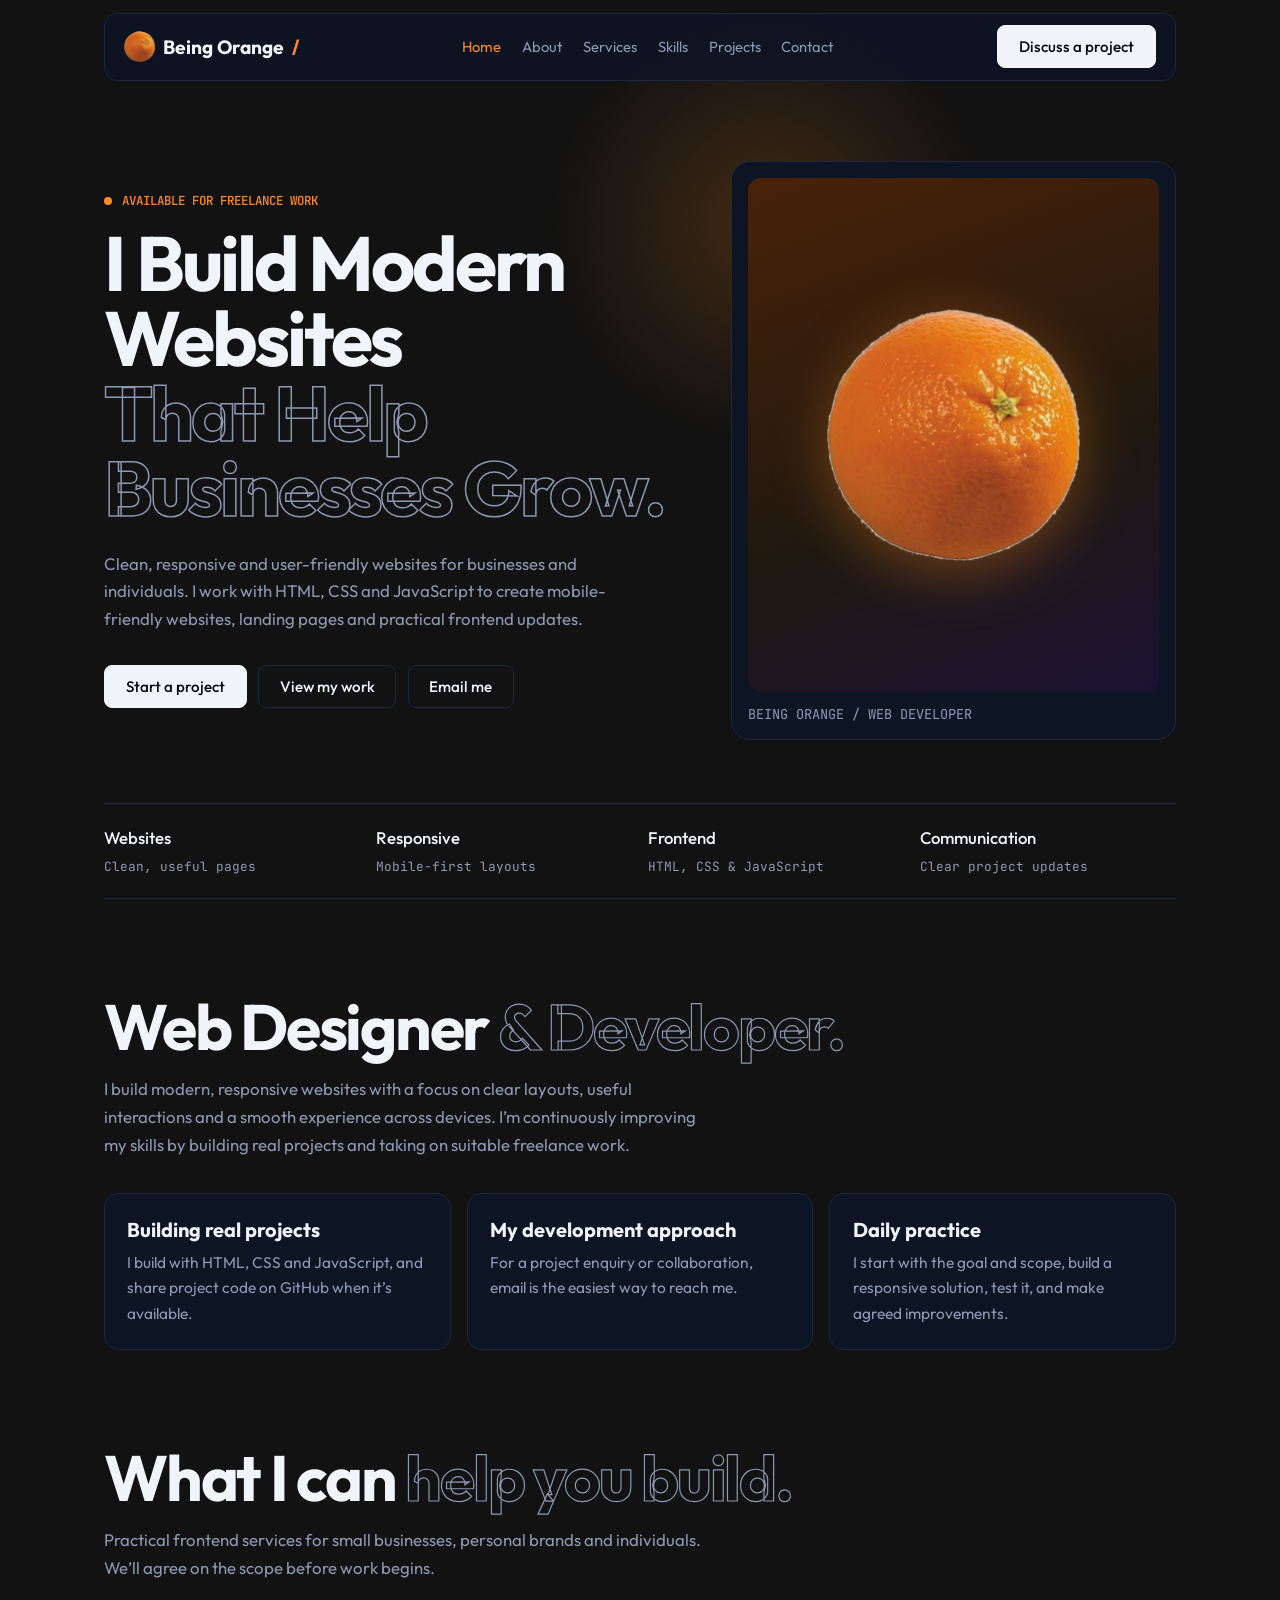
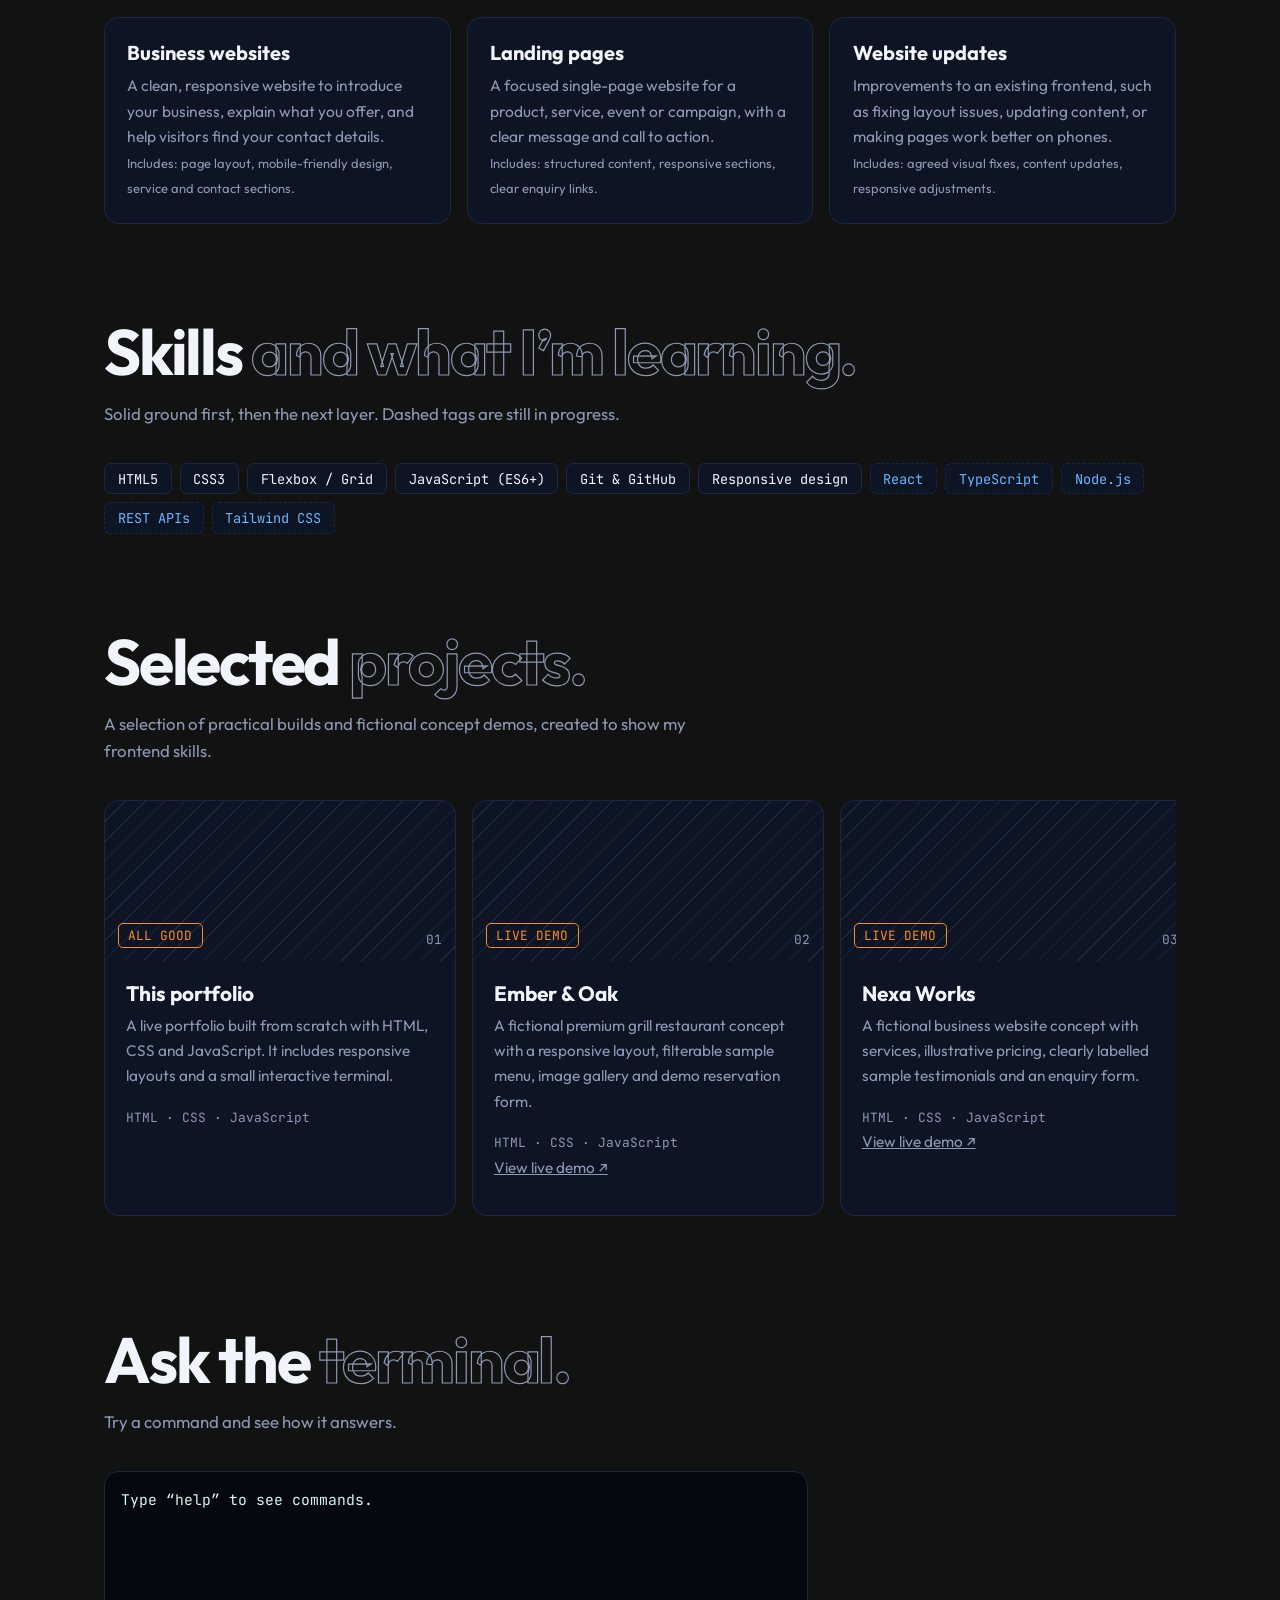
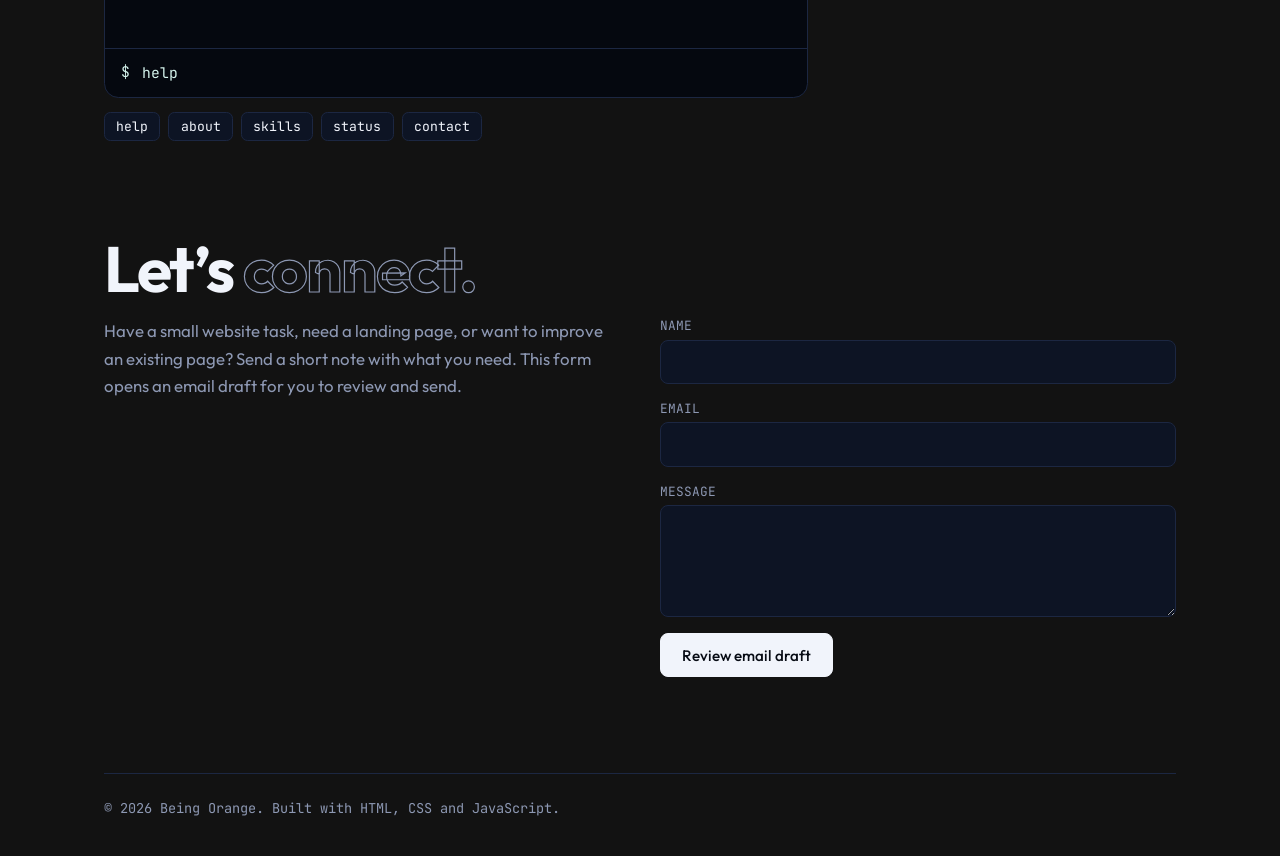
<file: index.html>
<!DOCTYPE html>
<html lang="en">
<head>
<meta charset="utf-8">
<meta name="viewport" content="width=device-width, initial-scale=1, viewport-fit=cover">
<link rel="icon" href="logo.png" type="image/png">
<title>Being Orange – Web Developer</title>
<link href="https://fonts.googleapis.com/css2?family=Outfit:wght@400;500;700&family=JetBrains+Mono:wght@400;500&display=swap" rel="stylesheet">
<link rel="stylesheet" href="style.css">
</head>
<body>
<div class="wrap">
<header class="nav"><a class="logo" href="#home"><img src="logo.png" alt="" width="30" height="30">Being Orange <i>/</i></a>
<button class="menu-toggle" type="button" aria-label="Open navigation" aria-expanded="false" aria-controls="primary-navigation"><span></span><span></span><span></span></button>
<ul id="primary-navigation"><li><a href="#home">Home</a></li><li><a href="#about">About</a></li><li><a href="#services">Services</a></li><li><a href="#skills">Skills</a></li><li><a href="#projects">Projects</a></li><li><a href="#contact">Contact</a></li></ul>
<a class="btn solid" href="#contact">Discuss a project</a></header>

<main id="home">
<div class="hero">
<div>
<p class="status">AVAILABLE FOR FREELANCE WORK</p>
<h1>I Build Modern Websites <span>That Help Businesses Grow.</span></h1>
<p class="lead">Clean, responsive and user-friendly websites for businesses and individuals. I work with HTML, CSS and JavaScript to create mobile-friendly websites, landing pages and practical frontend updates.</p>
<div class="row"><a class="btn solid" href="#contact">Start a project</a><a class="btn" href="#projects">View my work</a><a class="btn" href="mailto:wczaraw@gmail.com">Email me</a></div>
</div>
<aside class="card-id" aria-label="Profile card"><div class="shot"><img src="logo.png" alt="Being Orange logo"></div><p>BEING ORANGE / WEB DEVELOPER</p></aside>
</div>
<div class="pillars"><div><b>Websites</b><span>Clean, useful pages</span></div><div><b>Responsive</b><span>Mobile-first layouts</span></div><div><b>Frontend</b><span>HTML, CSS &amp; JavaScript</span></div><div><b>Communication</b><span>Clear project updates</span></div></div>

<section id="about">
<h2>Web Designer <span>&amp; Developer.</span></h2>
<p class="sub">I build modern, responsive websites with a focus on clear layouts, useful interactions and a smooth experience across devices. I’m continuously improving my skills by building real projects and taking on suitable freelance work.</p>
<div class="cards">
<div class="card"><h3>Building real projects</h3><p>I build with HTML, CSS and JavaScript, and share project code on GitHub when it’s available.</p></div>
<div class="card"><h3>My development approach</h3><p>For a project enquiry or collaboration, email is the easiest way to reach me.</p></div>
<div class="card"><h3>Daily practice</h3><p>I start with the goal and scope, build a responsive solution, test it, and make agreed improvements.</p></div>
</div>
</section>

<section id="services">
<h2>What I can <span>help you build.</span></h2>
<p class="sub">Practical frontend services for small businesses, personal brands and individuals. We’ll agree on the scope before work begins.</p>
<div class="cards">
<div class="card"><h3>Business websites</h3><p>A clean, responsive website to introduce your business, explain what you offer, and help visitors find your contact details.</p><p><small>Includes: page layout, mobile-friendly design, service and contact sections.</small></p></div>
<div class="card"><h3>Landing pages</h3><p>A focused single-page website for a product, service, event or campaign, with a clear message and call to action.</p><p><small>Includes: structured content, responsive sections, clear enquiry links.</small></p></div>
<div class="card"><h3>Website updates</h3><p>Improvements to an existing frontend, such as fixing layout issues, updating content, or making pages work better on phones.</p><p><small>Includes: agreed visual fixes, content updates, responsive adjustments.</small></p></div>
</div>
</section>

<section id="skills">
<h2>Skills <span>and what I’m learning.</span></h2>
<p class="sub">Solid ground first, then the next layer. Dashed tags are still in progress.</p>
<div class="tags"><span>HTML5</span><span>CSS3</span><span>Flexbox / Grid</span><span>JavaScript (ES6+)</span><span>Git &amp; GitHub</span><span>Responsive design</span><span class="l">React</span><span class="l">TypeScript</span><span class="l">Node.js</span><span class="l">REST APIs</span><span class="l">Tailwind CSS</span></div>
</section>

<section id="projects">
<h2>Selected <span>projects.</span></h2>
<p class="sub">A selection of practical builds and fictional concept demos, created to show my frontend skills.</p>
<div class="scroller">
<article class="proj"><div class="pv"><span class="chip">ALL GOOD</span><span>01</span></div><div class="pb"><h3>This portfolio</h3><p>A live portfolio built from scratch with HTML, CSS and JavaScript. It includes responsive layouts and a small interactive terminal.</p><small>HTML · CSS · JavaScript</small></div></article>
<article class="proj"><div class="pv"><span class="chip">LIVE DEMO</span><span>02</span></div><div class="pb"><h3>Ember &amp; Oak</h3><p>A fictional premium grill restaurant concept with a responsive layout, filterable sample menu, image gallery and demo reservation form.</p><small>HTML · CSS · JavaScript</small><p><a href="ember-and-oak/index.html" target="_blank" rel="noopener">View live demo ↗</a></p></div></article>
<article class="proj"><div class="pv"><span class="chip">LIVE DEMO</span><span>03</span></div><div class="pb"><h3>Nexa Works</h3><p>A fictional business website concept with services, illustrative pricing, clearly labelled sample testimonials and an enquiry form.</p><small>HTML · CSS · JavaScript</small><p><a href="business-website/index.html" target="_blank" rel="noopener">View live demo ↗</a></p></div></article>
<article class="proj"><div class="pv"><span class="chip">LIVE DEMO</span><span>04</span></div><div class="pb"><h3>NEXTECH</h3><p>A fictional mobile phone and accessories storefront with product search, filters, sorting, product details, a working demo cart and simulated checkout.</p><small>HTML · CSS · JavaScript</small><p><a href="nextech/index.html" target="_blank" rel="noopener">View live demo ↗</a></p></div></article>
</div>
</section>

<section id="terminal">
<h2>Ask the <span>terminal.</span></h2>
<p class="sub">Try a command and see how it answers.</p>
<div class="term"><div class="bar">visitor@portfolio ~ </div><div id="out" aria-live="polite">Type “help” to see commands.</div>
<form id="tf"><span aria-hidden="true">$</span><input id="ti" aria-label="Terminal command" autocomplete="off" spellcheck="false"></form></div>
<div class="hints"><button type="button">help</button><button type="button">about</button><button type="button">skills</button><button type="button">status</button><button type="button">contact</button></div>
</section>

<section id="contact">
<h2>Let’s <span>connect.</span></h2>
<div class="contact">
<p class="sub">Have a small website task, need a landing page, or want to improve an existing page? Send a short note with what you need. This form opens an email draft for you to review and send.</p>
<form id="cf">
<label>NAME<input class="f" id="n" required></label>
<label>EMAIL<input class="f" id="e" type="email" required></label>
<label>MESSAGE<textarea id="m" required></textarea></label>
<button class="btn solid" type="submit">Review email draft</button>
</form>
</div>
</section>

<footer><span>© 2026 Being Orange. Built with HTML, CSS and JavaScript.</span></footer>
</main>
</div>
<script src="script.js"></script>
</body>
</html>
</file>
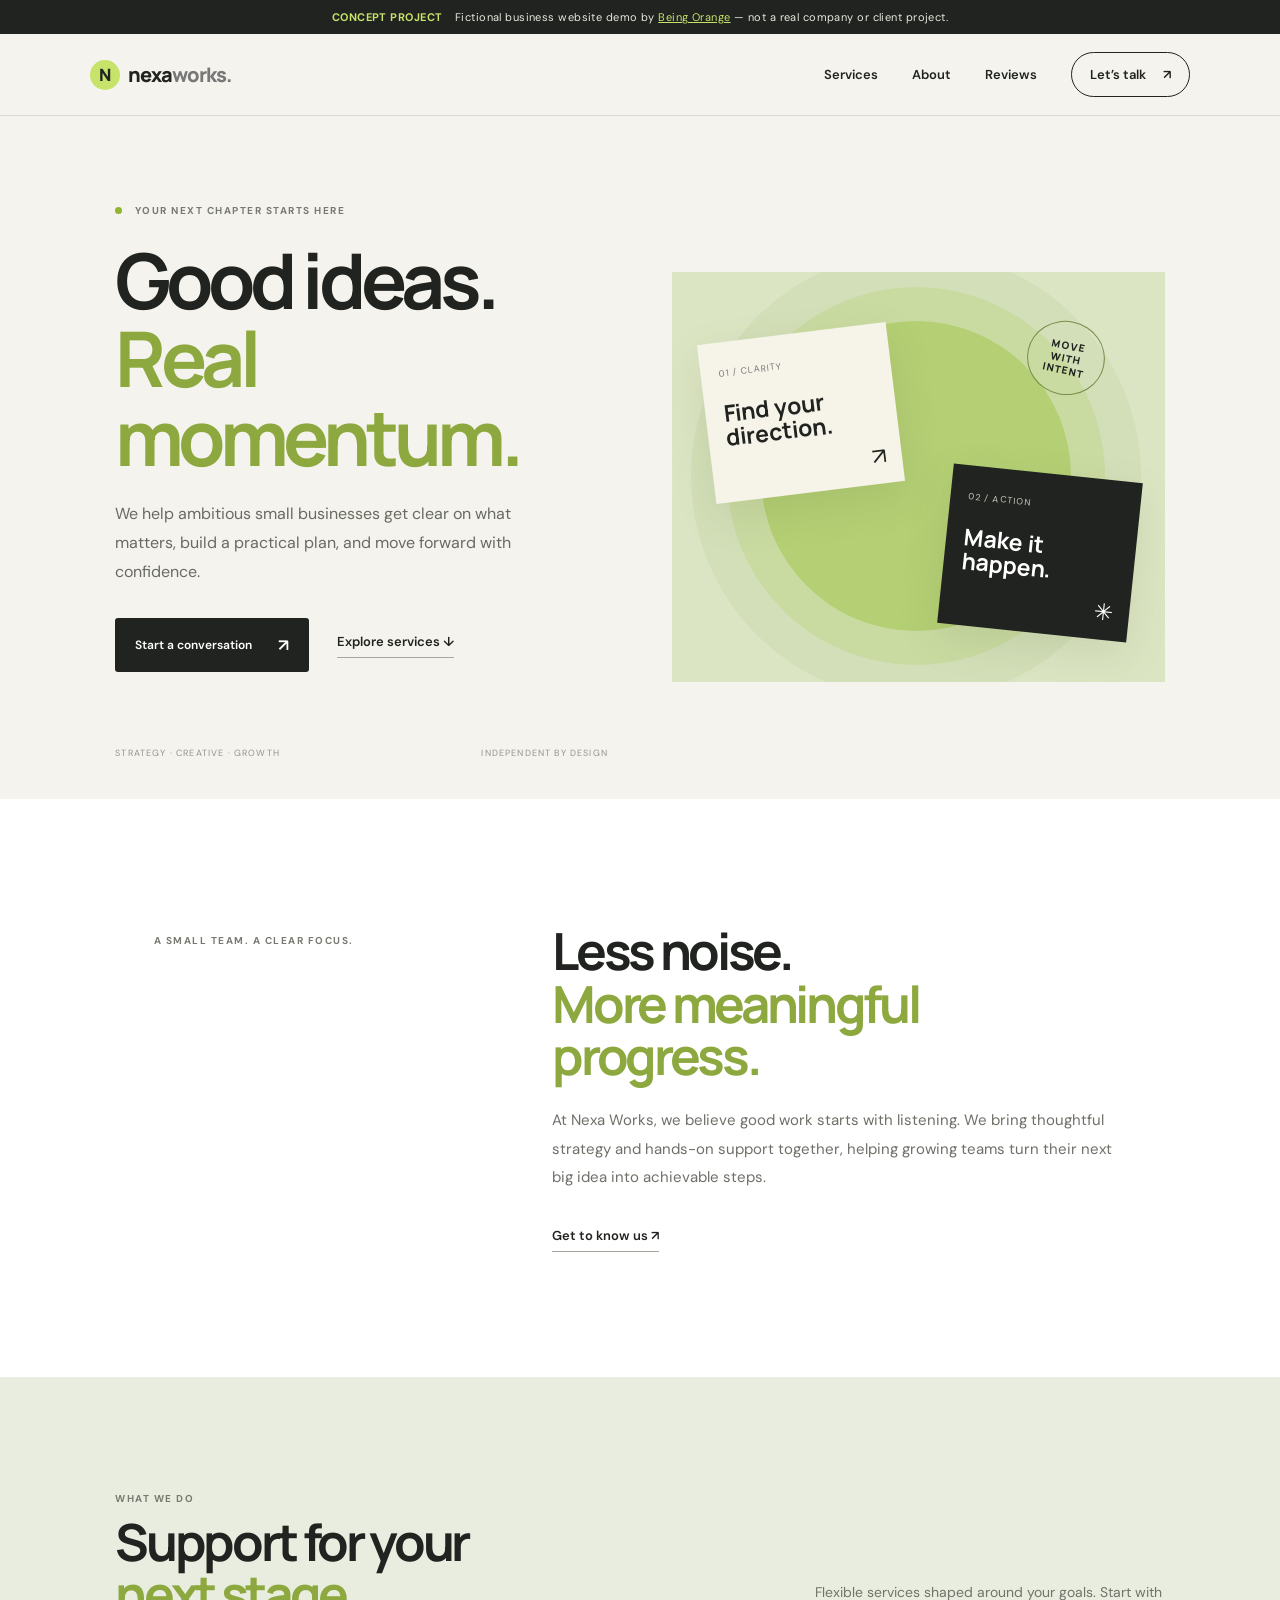
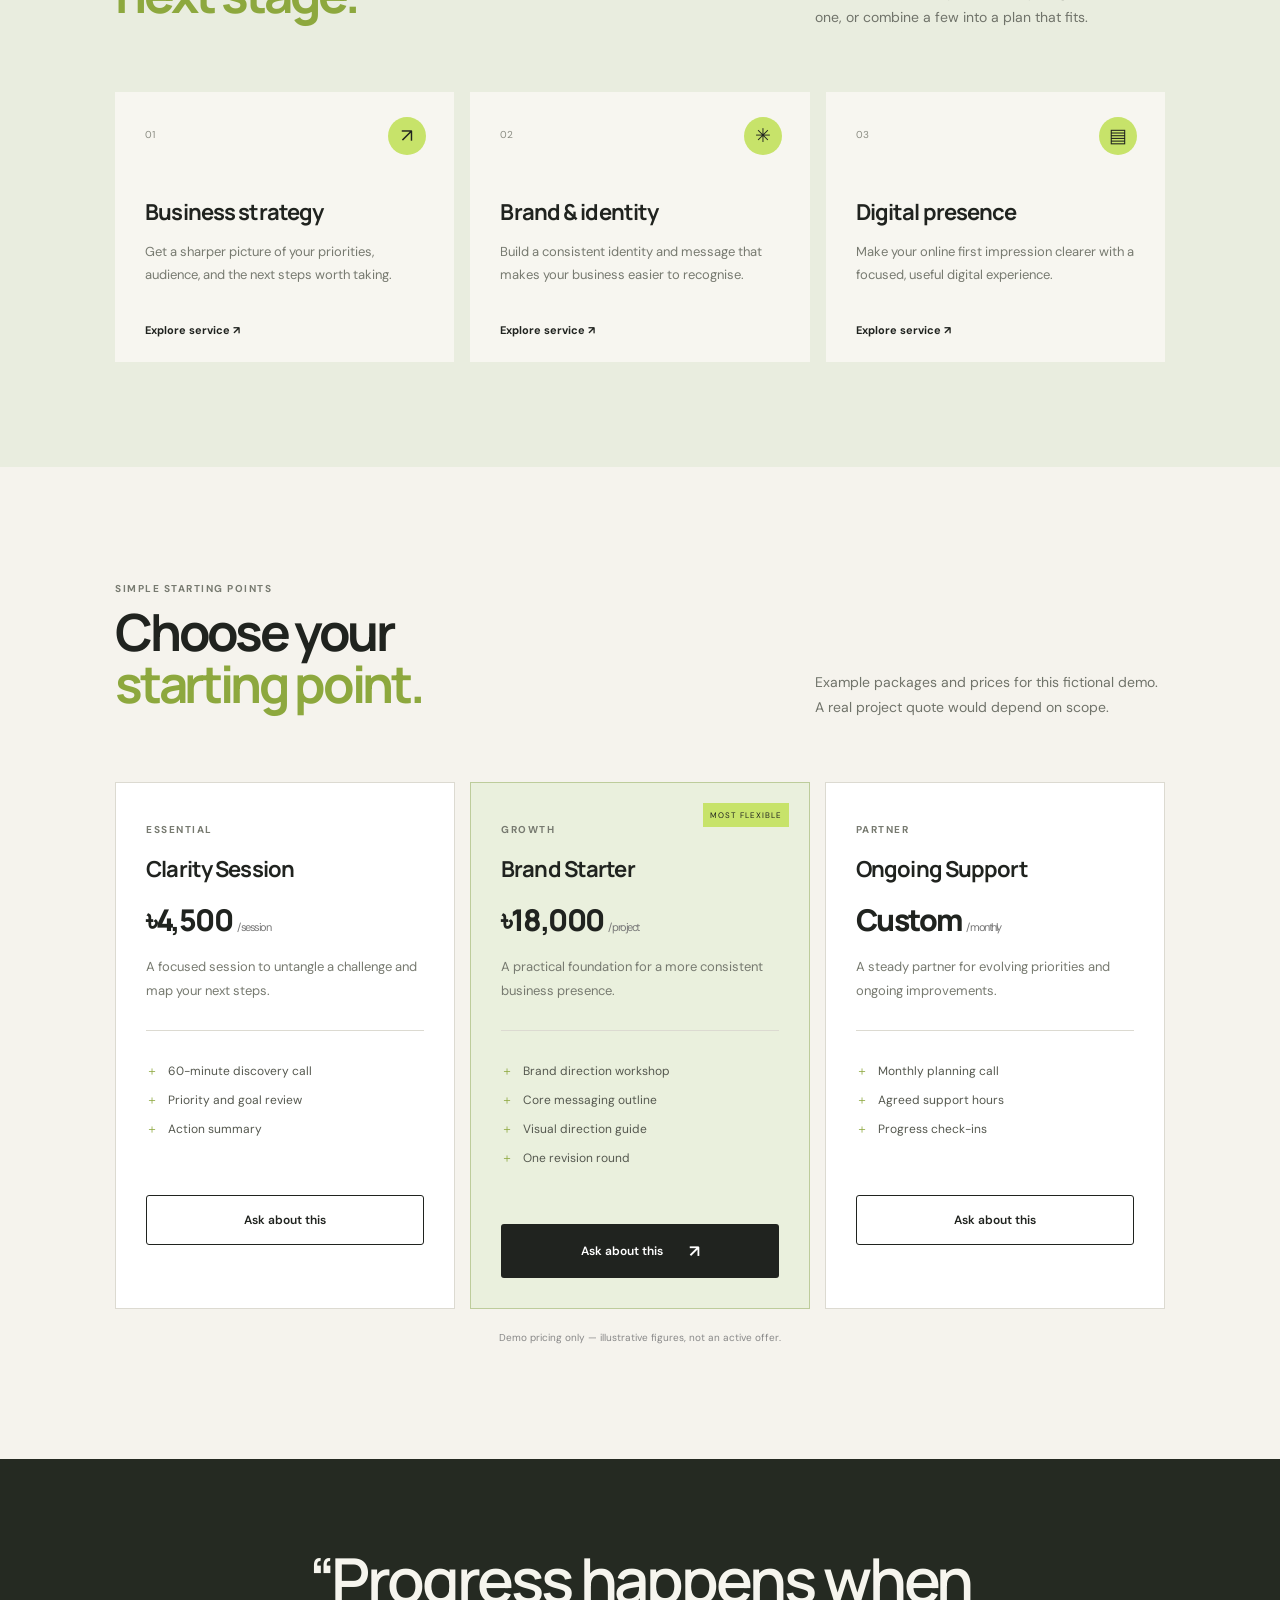
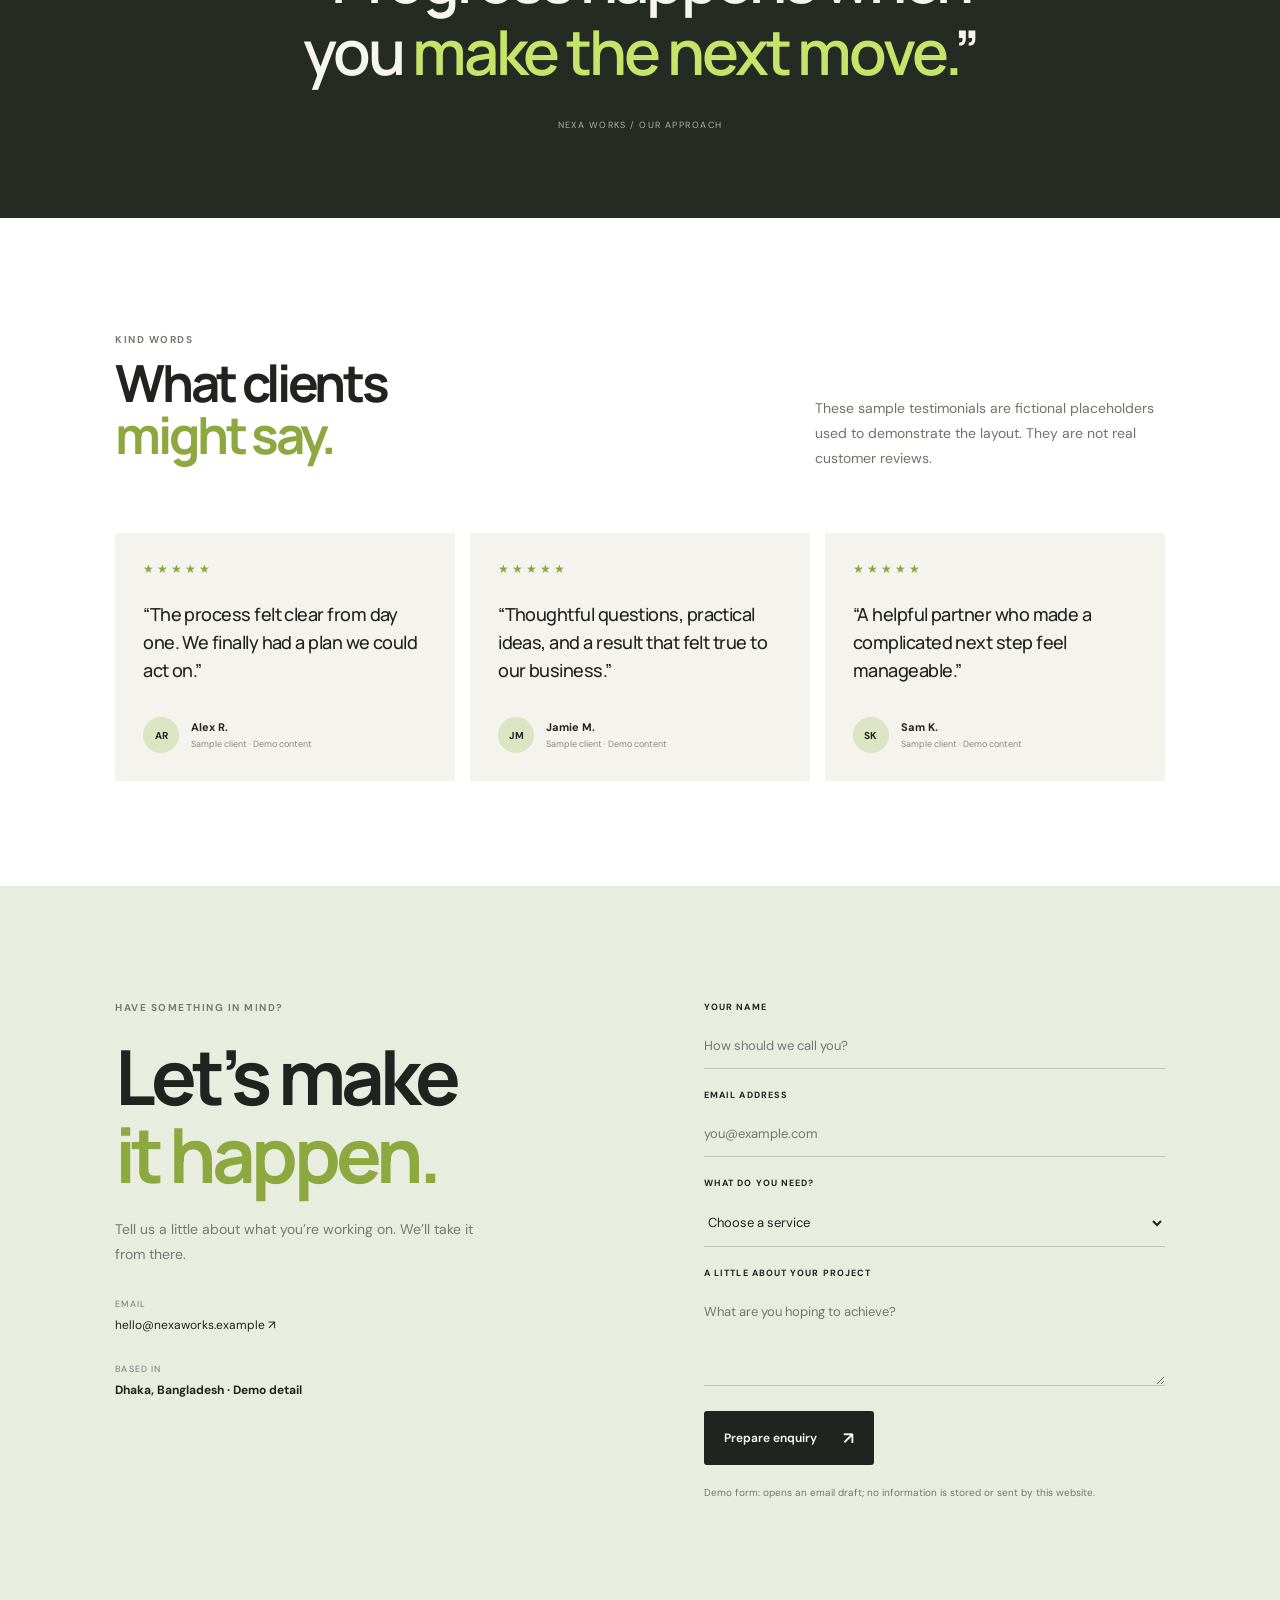
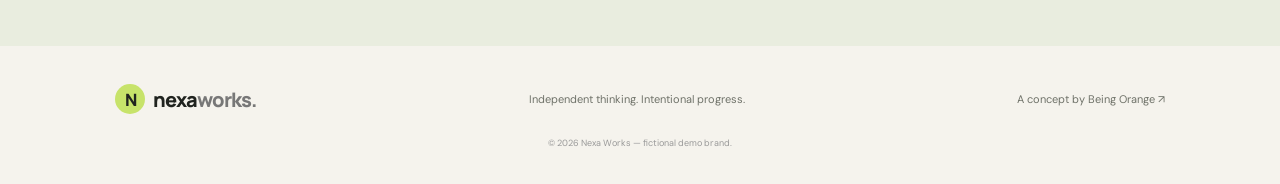
<file: business-website/index.html>
<!DOCTYPE html>
<html lang="en">
<head>
<meta charset="UTF-8">
<meta name="viewport" content="width=device-width, initial-scale=1">
<meta name="description" content="Nexa Works is a fictional business website concept by Being Orange.">
<meta name="theme-color" content="#f5f3ed">
<title>Nexa Works — Make your next move</title>
<link rel="preconnect" href="https://fonts.googleapis.com">
<link rel="preconnect" href="https://fonts.gstatic.com" crossorigin>
<link href="https://fonts.googleapis.com/css2?family=DM+Sans:wght@400;500;600;700&family=Manrope:wght@400;500;600;700;800&display=swap" rel="stylesheet">
<link rel="stylesheet" href="css/style.css">
</head>
<body>
<div class="demo-note"><span>CONCEPT PROJECT</span> Fictional business website demo by <a href="../index.html">Being Orange</a> — not a real company or client project.</div>
<header class="site-header">
<a class="brand" href="#top" aria-label="Nexa Works home"><span class="brand-mark">N</span> nexa<span>works.</span></a>
<button class="menu-toggle" aria-label="Open navigation" aria-expanded="false">☰</button>
<nav class="nav" aria-label="Main navigation">
<a href="#services">Services</a><a href="#about">About</a><a href="#reviews">Reviews</a><a href="#contact" class="nav-cta">Let’s talk <span>↗</span></a>
</nav>
</header>
<main id="top">
<section class="hero">
<div class="hero-copy"><p class="eyebrow"><span></span> YOUR NEXT CHAPTER STARTS HERE</p>
<h1>Good ideas.<br><em>Real momentum.</em></h1>
<p class="hero-text">We help ambitious small businesses get clear on what matters, build a practical plan, and move forward with confidence.</p>
<div class="hero-actions"><a class="button dark" href="#contact">Start a conversation <span>↗</span></a><a class="text-link" href="#services">Explore services ↓</a></div>
<div class="hero-foot"><span>STRATEGY · CREATIVE · GROWTH</span><span>INDEPENDENT BY DESIGN</span></div></div>
<div class="hero-art" aria-label="Abstract graphic illustration"><div class="art-circle"></div><div class="art-card card-one"><span>01 / CLARITY</span><b>Find your<br>direction.</b><i>↗</i></div><div class="art-card card-two"><span>02 / ACTION</span><b>Make it<br>happen.</b><i>✳</i></div><div class="art-stamp">MOVE<br>WITH<br>INTENT</div></div>
</section>
<section class="intro" id="about"><p class="eyebrow">A SMALL TEAM. A CLEAR FOCUS.</p><div><h2>Less noise.<br><span>More meaningful progress.</span></h2><p>At Nexa Works, we believe good work starts with listening. We bring thoughtful strategy and hands-on support together, helping growing teams turn their next big idea into achievable steps.</p><a class="text-link" href="#contact">Get to know us <span>↗</span></a></div></section>
<section class="services section-pad" id="services"><div class="section-heading"><div><p class="eyebrow">WHAT WE DO</p><h2>Support for your<br><span>next stage.</span></h2></div><p>Flexible services shaped around your goals. Start with one, or combine a few into a plan that fits.</p></div>
<div class="service-grid">
<article class="service"><span class="number">01</span><div class="service-icon">↗</div><h3>Business strategy</h3><p>Get a sharper picture of your priorities, audience, and the next steps worth taking.</p><a href="#contact">Explore service ↗</a></article>
<article class="service"><span class="number">02</span><div class="service-icon">✳</div><h3>Brand &amp; identity</h3><p>Build a consistent identity and message that makes your business easier to recognise.</p><a href="#contact">Explore service ↗</a></article>
<article class="service"><span class="number">03</span><div class="service-icon">▤</div><h3>Digital presence</h3><p>Make your online first impression clearer with a focused, useful digital experience.</p><a href="#contact">Explore service ↗</a></article>
</div></section>
<section class="pricing section-pad"><div class="section-heading"><div><p class="eyebrow">SIMPLE STARTING POINTS</p><h2>Choose your<br><span>starting point.</span></h2></div><p>Example packages and prices for this fictional demo. A real project quote would depend on scope.</p></div>
<div class="price-grid">
<article class="price-card"><p class="eyebrow">ESSENTIAL</p><h3>Clarity Session</h3><p class="price">৳4,500 <small>/ session</small></p><p class="price-desc">A focused session to untangle a challenge and map your next steps.</p><ul><li>60-minute discovery call</li><li>Priority and goal review</li><li>Action summary</li></ul><a class="button outline" href="#contact">Ask about this</a></article>
<article class="price-card featured"><span class="popular">MOST FLEXIBLE</span><p class="eyebrow">GROWTH</p><h3>Brand Starter</h3><p class="price">৳18,000 <small>/ project</small></p><p class="price-desc">A practical foundation for a more consistent business presence.</p><ul><li>Brand direction workshop</li><li>Core messaging outline</li><li>Visual direction guide</li><li>One revision round</li></ul><a class="button dark" href="#contact">Ask about this <span>↗</span></a></article>
<article class="price-card"><p class="eyebrow">PARTNER</p><h3>Ongoing Support</h3><p class="price">Custom <small>/ monthly</small></p><p class="price-desc">A steady partner for evolving priorities and ongoing improvements.</p><ul><li>Monthly planning call</li><li>Agreed support hours</li><li>Progress check-ins</li></ul><a class="button outline" href="#contact">Ask about this</a></article>
</div><p class="demo-disclaimer">Demo pricing only — illustrative figures, not an active offer.</p></section>
<section class="quote-band"><p>“Progress happens when<br>you <em>make the next move.</em>”</p><span>NEXA WORKS / OUR APPROACH</span></section>
<section class="reviews section-pad" id="reviews"><div class="section-heading"><div><p class="eyebrow">KIND WORDS</p><h2>What clients<br><span>might say.</span></h2></div><p>These sample testimonials are fictional placeholders used to demonstrate the layout. They are not real customer reviews.</p></div>
<div class="review-grid"><article class="review"><div class="stars">★★★★★</div><blockquote>“The process felt clear from day one. We finally had a plan we could act on.”</blockquote><div class="reviewer"><span class="avatar">AR</span><div><b>Alex R.</b><small>Sample client · Demo content</small></div></div></article><article class="review"><div class="stars">★★★★★</div><blockquote>“Thoughtful questions, practical ideas, and a result that felt true to our business.”</blockquote><div class="reviewer"><span class="avatar">JM</span><div><b>Jamie M.</b><small>Sample client · Demo content</small></div></div></article><article class="review"><div class="stars">★★★★★</div><blockquote>“A helpful partner who made a complicated next step feel manageable.”</blockquote><div class="reviewer"><span class="avatar">SK</span><div><b>Sam K.</b><small>Sample client · Demo content</small></div></div></article></div>
</section>
<section class="contact section-pad" id="contact"><div class="contact-copy"><p class="eyebrow">HAVE SOMETHING IN MIND?</p><h2>Let’s make<br><em>it happen.</em></h2><p>Tell us a little about what you’re working on. We’ll take it from there.</p><div class="contact-meta"><span>EMAIL</span><a href="mailto:hello@nexaworks.example">hello@nexaworks.example ↗</a></div><div class="contact-meta"><span>BASED IN</span><b>Dhaka, Bangladesh · Demo detail</b></div></div>
<form class="contact-form" id="contact-form"><label for="name">YOUR NAME</label><input id="name" name="name" required placeholder="How should we call you?"><label for="email">EMAIL ADDRESS</label><input id="email" name="email" type="email" required placeholder="you@example.com"><label for="service">WHAT DO YOU NEED?</label><select id="service" name="service" required><option value="">Choose a service</option><option>Business strategy</option><option>Brand & identity</option><option>Digital presence</option><option>Something else</option></select><label for="message">A LITTLE ABOUT YOUR PROJECT</label><textarea id="message" name="message" rows="4" required placeholder="What are you hoping to achieve?"></textarea><button class="button dark" type="submit">Prepare enquiry <span>↗</span></button><p class="form-note">Demo form: opens an email draft; no information is stored or sent by this website.</p><p class="form-status" role="status" aria-live="polite"></p></form></section>
</main>
<footer><a class="brand" href="#top"><span class="brand-mark">N</span> nexa<span>works.</span></a><p>Independent thinking. Intentional progress.</p><a href="../index.html">A concept by Being Orange ↗</a><small>© 2026 Nexa Works — fictional demo brand.</small></footer>
<script src="js/script.js"></script>
</body></html>
</file>
<file: style.css>
:root{--bg:#070b14;--panel:#0d1424;--ink:#f1f4fb;--muted:#8d98b3;--line:#1c2742;--accent:#ff8a1f;--warm:#6cb6ff;--btn:#f1f4fb;--btn-ink:#070b14;--grid:rgba(255,138,31,.05);
--f:"Outfit","Helvetica Neue",Arial,sans-serif;--m:"JetBrains Mono",ui-monospace,Consolas,monospace;
box-sizing:border-box;padding-top:env(safe-area-inset-top,0px);padding-bottom:env(safe-area-inset-bottom,0px);color-scheme:dark}
html{scroll-behavior:smooth;scroll-padding-top:5rem}
*{box-sizing:border-box}
body{margin:0;background:var(--bg) linear-gradient(var(--grid) 1px,transparent 1px) 0 0/48px 48px,linear-gradient(90deg,var(--grid) 1px,transparent 1px) 0 0/48px 48px;color:var(--ink);font:400 1.05rem/1.65 var(--f)}
a{color:inherit}
:focus-visible{outline:3px solid var(--accent);outline-offset:3px}
.wrap{max-width:70rem;margin:0 auto;padding:0 1.5rem}
header.nav{position:sticky;top:env(safe-area-inset-top,0px);z-index:5;margin:.8rem 0 0;display:flex;justify-content:space-between;align-items:center;padding:.7rem 1.2rem;background:color-mix(in srgb,var(--panel) 85%,transparent);backdrop-filter:blur(10px);border:1px solid var(--line);border-radius:.8rem}
.logo{font:700 1.2rem var(--f);text-decoration:none}.logo i{color:var(--accent);font-style:normal}
.nav ul{display:flex;gap:1.3rem;list-style:none;margin:0;padding:0;font-size:.92rem}
.nav ul a{text-decoration:none;color:var(--muted)}.nav ul a:hover{color:var(--ink)}
.btn{display:inline-flex;gap:.4rem;align-items:center;padding:.7rem 1.3rem;border-radius:.5rem;font:500 .95rem var(--f);text-decoration:none;border:1px solid var(--line);background:transparent;color:var(--ink);cursor:pointer}
.btn.solid{background:var(--btn);color:var(--btn-ink);border-color:var(--btn)}
.hero{display:grid;grid-template-columns:1.3fr 1fr;gap:3rem;align-items:center;padding:5rem 0 4rem}
.status{font:500 .78rem var(--m);color:var(--accent);margin:0 0 1rem}
.status:before{content:"";display:inline-block;width:.5rem;height:.5rem;border-radius:50%;background:var(--accent);margin-right:.6rem}
h1{font:700 clamp(2.5rem,6.5vw,4.8rem)/.98 var(--f);letter-spacing:-.04em;margin:0 0 1.5rem}
h1 span{display:block;color:transparent;-webkit-text-stroke:1.5px var(--muted)}
.lead{color:var(--muted);max-width:34rem;margin:0 0 2rem}
.row{display:flex;gap:.7rem;flex-wrap:wrap}
.card-id{position:relative;border:1px solid var(--line);border-radius:1.2rem;background:var(--panel);padding:1rem;font:400 .85rem var(--m)}
.card-id .shot{aspect-ratio:4/5;border-radius:.8rem;background:linear-gradient(160deg,#4a2209,#1f1810 60%,#1b1233);display:grid;place-items:center;font:700 5rem var(--f);color:var(--accent);letter-spacing:-.05em}
.card-id p{margin:.8rem 0 0;color:var(--muted)}
.pillars{display:grid;grid-template-columns:repeat(4,1fr);gap:1rem;padding:1.2rem 0;border-top:1px solid var(--line);border-bottom:1px solid var(--line)}
.pillars b{display:block;font-weight:500}.pillars span{font:400 .8rem var(--m);color:var(--muted)}
section{padding:6rem 0 0}
h2{font:700 clamp(2.2rem,6vw,4rem)/1 var(--f);letter-spacing:-.035em;margin:0 0 1rem}
h2 span{color:transparent;-webkit-text-stroke:1.2px var(--muted)}
.sub{color:var(--muted);max-width:38rem;margin:0 0 2.2rem}
.cards{display:grid;grid-template-columns:repeat(3,1fr);gap:1rem}
.card{background:var(--panel);border:1px solid var(--line);border-radius:.9rem;padding:1.4rem}
.card h3{margin:0 0 .5rem;font:700 1.25rem var(--f)}.card p{margin:0;color:var(--muted);font-size:.97rem}
.tags{display:flex;flex-wrap:wrap;gap:.5rem;margin-top:1.5rem}
.tags span{font:400 .85rem var(--m);border:1px solid var(--line);background:var(--panel);padding:.35rem .8rem;border-radius:.4rem}
.tags span.l{color:var(--warm);border-style:dashed}
.scroller{display:flex;gap:1rem;overflow-x:auto;scroll-snap-type:x mandatory;padding-bottom:1rem}
.proj{flex:0 0 min(22rem,85%);scroll-snap-align:start;background:var(--panel);border:1px solid var(--line);border-radius:.9rem;overflow:hidden}
.pv{height:10rem;background:repeating-linear-gradient(135deg,var(--line) 0 1px,transparent 1px 14px);display:flex;align-items:flex-end;justify-content:space-between;padding:.8rem;font:400 .8rem var(--m);color:var(--muted)}
.chip{padding:.2rem .6rem;border-radius:.3rem;border:1px solid var(--accent);color:var(--accent)}
.chip.plan{border-color:var(--warm);color:var(--warm)}
.pb{padding:1.2rem 1.3rem 1.4rem}.pb h3{margin:0 0 .4rem;font:700 1.3rem var(--f)}.pb p{margin:0 0 .8rem;color:var(--muted);font-size:.96rem}
.pb small{font:400 .8rem var(--m);color:var(--muted)}
.tl{display:grid;grid-template-columns:repeat(4,1fr);gap:1.2rem;border-top:1px solid var(--line);padding-top:1.4rem}
.tl div{position:relative}.tl div:before{content:"";position:absolute;top:-1.75rem;left:0;width:.7rem;height:.7rem;border-radius:50%;background:var(--bg);border:2px solid var(--accent)}
.tl div.now:before{background:var(--accent)}
.tl small{font:400 .78rem var(--m);color:var(--accent)}.tl b{display:block;margin:.2rem 0;font-weight:500}.tl p{margin:0;color:var(--muted);font-size:.93rem}
.term{background:#05080f;color:#d6f5ee;border:1px solid var(--line);border-radius:.9rem;font:400 .92rem/1.6 var(--m);max-width:44rem;overflow:hidden}
.term .bar{padding:.6rem 1rem;border-bottom:1px solid var(--line);color:#8d98b3;font-size:.8rem}
#out{padding:1rem;min-height:11rem;max-height:18rem;overflow:auto;white-space:pre-wrap}
.term form{display:flex;gap:.6rem;padding:.7rem 1rem;border-top:1px solid var(--line)}
.term input{flex:1;background:none;border:0;color:inherit;font:inherit;min-width:0}
.term input:focus-visible{outline:2px solid var(--accent);outline-offset:2px}
.hints{display:flex;gap:.5rem;flex-wrap:wrap;margin-top:.9rem}
.hints button{font:400 .82rem var(--m);background:var(--panel);color:var(--ink);border:1px solid var(--line);border-radius:.4rem;padding:.3rem .7rem;cursor:pointer}
.contact{display:grid;grid-template-columns:1fr 1fr;gap:2.5rem}
label{display:block;font:400 .8rem var(--m);color:var(--muted);margin:0 0 1rem}
input.f,textarea{display:block;width:100%;margin-top:.35rem;background:var(--panel);color:var(--ink);border:1px solid var(--line);border-radius:.5rem;padding:.7rem .9rem;font:400 1rem var(--f)}
textarea{min-height:7rem;resize:vertical}
footer{margin-top:6rem;border-top:1px solid var(--line);padding:1.6rem 0 2.4rem;display:flex;justify-content:space-between;flex-wrap:wrap;gap:1rem;color:var(--muted);font:400 .85rem var(--m)}
footer button{all:unset;cursor:pointer;text-decoration:underline}
@media (max-width:50rem){.hero,.contact{grid-template-columns:1fr}.pillars,.tl{grid-template-columns:1fr 1fr}.cards{grid-template-columns:1fr}.nav ul{display:none}.card-id{max-width:20rem}}
@media (prefers-reduced-motion:no-preference){h1{animation:in .8s ease-out both}@keyframes in{from{opacity:0;transform:translateY(16px)}}}
.nav ul a.act{color:var(--accent)}
@media (prefers-reduced-motion:no-preference){
h1{animation:none}
.w{display:inline-block;font-style:normal;opacity:0;animation:wd .9s cubic-bezier(.2,.8,.2,1) forwards;animation-delay:calc(var(--i)*.1s + .2s)}
@keyframes wd{from{opacity:0;transform:translateY(.7em) rotate(4deg)}to{opacity:1;transform:none}}
.rv{opacity:0}
.rv.in{opacity:1;animation:up .9s cubic-bezier(.2,.7,.2,1) backwards;animation-delay:var(--d,0s)}
@keyframes up{from{opacity:0;transform:translateY(32px)}}
.glow{position:fixed;left:0;top:0;width:30rem;height:30rem;margin:-15rem 0 0 -15rem;border-radius:50%;background:radial-gradient(circle,color-mix(in srgb,var(--accent) 20%,transparent),transparent 65%);pointer-events:none;z-index:-1;transform:translate(var(--x,60vw),var(--y,25vh));transition:transform .35s ease-out}
.bar{position:fixed;top:0;left:0;right:0;height:3px;background:var(--accent);transform-origin:0 50%;transform:scaleX(0);z-index:20}
.card-id{transition:transform .15s ease-out;will-change:transform}
.shot{position:relative;overflow:hidden;animation:fl 6s ease-in-out infinite}
@keyframes fl{50%{transform:translateY(-8px)}}
.shot:after{content:"";position:absolute;inset:0;background:linear-gradient(110deg,transparent 35%,rgba(255,255,255,.18) 50%,transparent 65%);transform:translateX(-120%);animation:sh 4.5s ease-in-out 1.5s infinite}
@keyframes sh{60%,100%{transform:translateX(120%)}}
.status:before{animation:pl 2s ease-out infinite}
@keyframes pl{0%{box-shadow:0 0 0 0 color-mix(in srgb,var(--accent) 70%,transparent)}100%{box-shadow:0 0 0 .7rem transparent}}
.tags span{animation:dr 5s ease-in-out infinite;animation-delay:calc(var(--k,0)*-.8s);transition:border-color .2s,color .2s}
.tags span:hover{border-color:var(--accent);color:var(--accent)}
@keyframes dr{50%{transform:translateY(-6px)}}
.card,.proj{transition:transform .3s ease,border-color .3s ease}
.card:hover,.proj:hover{transform:translateY(-6px);border-color:var(--accent)}
.btn{transition:transform .2s ease,background .2s,color .2s,border-color .2s}
.btn:hover{transform:translateY(-2px);border-color:var(--accent)}
.btn.solid:hover{background:var(--accent);border-color:var(--accent);color:#070b14}
.tl{position:relative}
.tl:after{content:"";position:absolute;left:0;top:-1px;height:2px;width:0;background:var(--accent);transition:width 1.8s ease .3s}
.tl.in:after{width:100%}
.tl .now:before{animation:pl 2s ease-out infinite}
}

.logo{display:inline-flex;align-items:center;gap:.5rem}
.logo img{width:1.9rem;height:1.9rem;object-fit:contain}
.shot img{width:62%;height:auto;filter:drop-shadow(0 12px 28px rgba(255,138,31,.35))}

/* ===== Mobile polish (phones only, desktop untouched) ===== */
@media (max-width:40rem){
  body{font-size:1rem;line-height:1.6}
  .wrap{padding:0 1rem}

  /* header */
  header.nav{padding:.5rem .7rem;margin-top:.6rem;gap:.5rem}
  .logo{font-size:1rem;gap:.4rem;white-space:nowrap}
  .logo img{width:1.6rem;height:1.6rem}
  header.nav .btn{padding:.5rem .9rem;font-size:.88rem;white-space:nowrap}

  /* hero */
  .hero{padding:2.2rem 0 2rem;gap:1.8rem}
  .status{font-size:.7rem;line-height:1.5;margin-bottom:.8rem}
  h1{font-size:clamp(2.3rem,11.5vw,3rem);line-height:1.02;margin-bottom:1.1rem}
  h1 span,h2 span{-webkit-text-stroke:0;color:var(--accent)}
  .lead{font-size:1rem;margin-bottom:1.4rem}
  .row{display:grid;grid-template-columns:1fr 1fr;gap:.6rem}
  .row .btn{justify-content:center;padding:.8rem .6rem}
  .row .btn:last-child{grid-column:1/-1}
  .card-id{max-width:none;width:100%}
  .card-id .shot{aspect-ratio:16/11}

  /* pillars */
  .pillars{gap:.9rem .8rem;padding:1rem 0}

  /* sections */
  section{padding-top:3.5rem}
  h2{font-size:clamp(1.9rem,9vw,2.4rem);line-height:1.05}
  .sub{margin-bottom:1.6rem}
  .card{padding:1.15rem}

  /* tags: calm and tidy */
  .tags{gap:.45rem;margin-top:1.2rem}
  .tags span{animation:none;font-size:.8rem;padding:.35rem .65rem}

  /* projects: stack instead of sideways scroll */
  .scroller{flex-direction:column;overflow:visible;padding-bottom:0}
  .proj{flex:none;width:100%}
  .pv{height:6.5rem}

  /* terminal */
  .term{font-size:.85rem}
  #out{min-height:9rem;max-height:15rem;overflow-wrap:anywhere;word-break:break-word}
  .term input{font-size:16px}
  .hints{gap:.5rem}
  .hints button{padding:.5rem .85rem;font-size:.85rem}

  /* contact form */
  .contact{gap:1.2rem}
  label{font-size:.85rem}
  input.f,textarea{background:#111a2e;border-color:#2b3a5e;font-size:16px}
  #cf .btn{width:100%;justify-content:center}

  footer{margin-top:3.5rem;padding:1.3rem 0 2rem}
}


/* ===== Refined mobile layout: preserve the original desktop design ===== */
@media (max-width:40rem){
  html{scroll-padding-top:1rem}
  body{font-size:1rem;line-height:1.65;overflow-x:hidden}
  .wrap{width:100%;padding-left:1rem;padding-right:1rem}

  header.nav{
    position:relative;top:auto;margin:.65rem 0 0;padding:.65rem .75rem;
    min-height:3.25rem;gap:.5rem;border-radius:.7rem
  }
  .logo{font-size:1rem;gap:.35rem;min-width:0}
  .logo img{width:1.55rem;height:1.55rem;flex:none}
  header.nav>.btn{font-size:.82rem;padding:.55rem .7rem;flex:none}

  .hero{grid-template-columns:minmax(0,1fr);gap:1.5rem;padding:2.6rem 0 2rem}
  .hero>div{min-width:0}
  .status{font-size:.66rem;letter-spacing:.01em;line-height:1.55;overflow-wrap:anywhere}
  h1{font-size:clamp(2.1rem,9.5vw,3rem);line-height:1.02;letter-spacing:-.045em}
  h1 span{display:block;margin-top:.12em}
  .lead{font-size:1rem;line-height:1.7;max-width:none;margin-bottom:1.35rem}
  .row{display:flex;flex-direction:column;gap:.65rem}
  .row .btn,.row .btn:last-child{width:100%;min-height:2.9rem;justify-content:center;grid-column:auto}
  .card-id{width:100%;max-width:none;padding:.8rem}
  .card-id .shot{aspect-ratio:16/9}
  .card-id p{font-size:.75rem}

  .pillars{grid-template-columns:repeat(2,minmax(0,1fr));gap:1rem .8rem;padding:1rem 0}
  .pillars>div{min-width:0}
  .pillars b{font-size:.98rem}
  .pillars span{font-size:.72rem}

  section{padding-top:3.4rem}
  h2{font-size:clamp(2rem,8.5vw,2.65rem);line-height:1.06;overflow-wrap:anywhere}
  h2 span{-webkit-text-stroke:0;color:var(--accent)}
  .sub{font-size:.98rem;line-height:1.7;margin-bottom:1.35rem}
  .cards{grid-template-columns:minmax(0,1fr);gap:.8rem}
  .card{padding:1.1rem}
  .card h3{font-size:1.15rem}
  .card p,.pb p{font-size:.95rem;line-height:1.65}

  .tags{gap:.45rem;margin-top:1.1rem}
  .tags span{font-size:.75rem;padding:.38rem .6rem;max-width:100%;overflow-wrap:anywhere}

  .scroller{display:grid;grid-template-columns:minmax(0,1fr);gap:.85rem;overflow:visible;padding:0}
  .proj{width:100%;min-width:0;max-width:100%}
  .pv{height:7rem}
  .pb{padding:1rem}
  .pb h3{font-size:1.2rem}

  .tl{grid-template-columns:minmax(0,1fr);gap:1.1rem;border-top:0;border-left:1px solid var(--line);padding:0 0 0 1.1rem}
  .tl div{padding:0 0 .3rem}
  .tl div:before{top:.2rem;left:-1.55rem}
  .tl:after{display:none}

  .term{width:100%;max-width:100%;font-size:.78rem}
  .term .bar{font-size:.72rem}
  #out{min-height:8rem;max-height:14rem;padding:.85rem;font-size:.78rem;overflow-wrap:anywhere;word-break:break-word}
  .term form{gap:.4rem;padding:.65rem .75rem}
  .term input{min-width:0;width:100%;font-size:16px}
  .hints{gap:.45rem}
  .hints button{font-size:.78rem;padding:.45rem .6rem}

  .contact{grid-template-columns:minmax(0,1fr);gap:1.2rem}
  label{font-size:.78rem}
  input.f,textarea{width:100%;min-width:0;font-size:16px;padding:.75rem}
  textarea{min-height:8rem}
  #cf .btn{width:100%;min-height:2.9rem;justify-content:center}

  footer{margin-top:3.5rem;padding:1.2rem 0 1.8rem;gap:.7rem;font-size:.75rem}
  footer>*{max-width:100%;overflow-wrap:anywhere}
}

@media (max-width:22rem){
  .wrap{padding-left:.8rem;padding-right:.8rem}
  header.nav{padding:.55rem .6rem}
  .logo{font-size:.9rem}
  header.nav>.btn{font-size:.76rem;padding:.5rem .55rem}
  h1{font-size:2rem}
  .pillars{gap:.8rem .5rem}
}


/* Accessible compact navigation */
.menu-toggle{display:none}
@media(max-width:50rem){
  header.nav{position:sticky;top:env(safe-area-inset-top,0px);flex-wrap:wrap}
  .menu-toggle{display:flex;flex-direction:column;justify-content:center;gap:5px;width:42px;height:42px;padding:9px;border:1px solid var(--line);border-radius:.5rem;background:var(--panel);cursor:pointer}
  .menu-toggle span{display:block;width:100%;height:2px;background:var(--ink);border-radius:2px;transition:transform .2s ease,opacity .2s ease}
  .menu-toggle[aria-expanded="true"] span:first-child{transform:translateY(7px) rotate(45deg)}
  .menu-toggle[aria-expanded="true"] span:nth-child(2){opacity:0}
  .menu-toggle[aria-expanded="true"] span:last-child{transform:translateY(-7px) rotate(-45deg)}
  .nav ul{display:none;order:3;flex:0 0 100%;width:100%;padding:.7rem 0 .35rem;margin:.25rem 0 0;border-top:1px solid var(--line);flex-direction:column;gap:0}
  header.nav.menu-open ul{display:flex}
  .nav ul li a{display:block;padding:.7rem .25rem;font-size:1rem}
  header.nav>.btn{margin-left:auto}
}
@media(max-width:22rem){
  header.nav{gap:.4rem}
  header.nav>.btn{font-size:.72rem;padding:.48rem .5rem}
  .menu-toggle{width:38px;height:38px}
}


/* Cross-device responsive safeguards */
html, body { max-width: 100%; }
body { overflow-x: clip; }
.wrap, main, section, .hero, .contact, .cards, .pillars, .scroller { min-width: 0; }
img, svg, video, canvas { max-width: 100%; }
h1, h2, h3, p, a, small, label { overflow-wrap: break-word; }
input, textarea, button { max-width: 100%; }
.card, .proj, .term, .contact > *, .hero > * { min-width: 0; }

@media (min-width: 40.01rem) and (max-width: 64rem) {
  .wrap { padding-left: 1.25rem; padding-right: 1.25rem; }
  header.nav { gap: .8rem; padding: .7rem .9rem; }
  .nav ul { gap: .75rem; font-size: .82rem; }
  header.nav > .btn { padding: .6rem .8rem; font-size: .85rem; white-space: nowrap; }
  .hero { grid-template-columns: minmax(0, 1.15fr) minmax(15rem, .85fr); gap: 1.8rem; padding-top: 4rem; }
  h1 { font-size: clamp(2.6rem, 5.4vw, 4rem); }
  .pillars { grid-template-columns: repeat(2, minmax(0, 1fr)); }
  .cards { grid-template-columns: repeat(2, minmax(0, 1fr)); }
  .contact { gap: 1.5rem; }
}

@media (max-width: 40rem) {
  header.nav { display: flex; flex-wrap: wrap; }
  header.nav > .btn { margin-left: auto; }
  .menu-toggle { flex: 0 0 40px; }
  header.nav.menu-open ul { flex: 0 0 100%; }
  .hero { grid-template-columns: minmax(0, 1fr); }
  .row { display: flex; flex-direction: column; }
  .row .btn, .row .btn:last-child { width: 100%; }
  .pillars { grid-template-columns: repeat(2, minmax(0, 1fr)); }
  .cards, .scroller, .contact { grid-template-columns: minmax(0, 1fr); }
  .proj { width: 100%; max-width: 100%; }
  .term, #cf, #tf { width: 100%; max-width: 100%; }
  .term form { min-width: 0; }
  .term input { width: 100%; }
}

@media (max-width: 23rem) {
  .wrap { padding-left: .75rem; padding-right: .75rem; }
  header.nav { gap: .35rem; padding: .5rem; }
  .logo { font-size: .86rem; gap: .25rem; }
  .logo img { width: 1.35rem; height: 1.35rem; }
  header.nav > .btn { font-size: .7rem; padding: .45rem .45rem; }
  .menu-toggle { width: 36px; height: 36px; padding: 8px; }
  h1 { font-size: clamp(1.85rem, 9.5vw, 2.2rem); }
  .status { font-size: .6rem; }
  .pillars span { font-size: .66rem; }
  footer { flex-direction: column; }
}

@media (prefers-reduced-motion: reduce) {
  *, *::before, *::after { scroll-behavior: auto !important; animation-duration: .01ms !important; animation-iteration-count: 1 !important; transition-duration: .01ms !important; }
}
</file>
<file: business-website/css/style.css>
:root{--ink:#20231f;--muted:#777a70;--paper:#f5f3ed;--lime:#c7e36a;--line:#dcdad1;--white:#fff}*{box-sizing:border-box}html{scroll-behavior:smooth}body{margin:0;background:var(--paper);color:var(--ink);font-family:"DM Sans",sans-serif}.demo-note{padding:10px 5vw;text-align:center;background:#20231f;color:#e8e8df;font-size:11px;letter-spacing:.04em}.demo-note span{color:var(--lime);font-weight:700;margin-right:9px}.demo-note a{color:var(--lime)}.site-header{height:82px;padding:0 7vw;display:flex;align-items:center;justify-content:space-between;border-bottom:1px solid var(--line)}.brand{display:flex;align-items:center;gap:8px;text-decoration:none;color:var(--ink);font:800 20px Manrope,sans-serif;letter-spacing:-1px}.brand>span:last-child{margin-left:-8px;color:#777}.brand-mark{display:grid;place-items:center;width:30px;height:30px;background:var(--lime);border-radius:50%;font-size:17px}.nav{display:flex;align-items:center;gap:34px}.nav a,.text-link{font-size:13px;font-weight:600;color:var(--ink);text-decoration:none}.nav-cta{padding:13px 18px;border:1px solid var(--ink);border-radius:30px}.nav-cta span{margin-left:14px}.menu-toggle{display:none}.hero{padding:78px 9vw 40px;display:grid;grid-template-columns:1fr 1fr;gap:5vw;min-height:590px;align-items:center}.eyebrow{font-size:10px;font-weight:700;letter-spacing:.15em;color:var(--muted)}.hero .eyebrow span{display:inline-block;width:7px;height:7px;background:#92b52f;border-radius:50%;margin-right:9px}.hero h1,.section-heading h2,.intro h2,.contact h2{font:700 clamp(48px,6vw,82px)/1.02 Manrope,sans-serif;letter-spacing:-.065em;margin:24px 0}.hero h1 em,.contact h2 em{font-style:normal;color:#8da83e}.hero-text{max-width:460px;color:#686b62;font-size:16px;line-height:1.8}.hero-actions{display:flex;align-items:center;gap:28px;margin-top:32px}.button{display:inline-flex;align-items:center;justify-content:center;gap:26px;padding:16px 20px;text-decoration:none;border:0;border-radius:3px;font:600 12px "DM Sans";cursor:pointer}.button span{font-size:17px}.dark{background:var(--ink);color:white}.outline{border:1px solid var(--ink);color:var(--ink);background:transparent}.text-link{border-bottom:1px solid #a6a79e;padding-bottom:7px}.hero-foot{display:flex;justify-content:space-between;gap:12px;margin-top:75px;color:#92948b;font-size:9px;letter-spacing:.13em}.hero-art{height:410px;position:relative;background:#dce5c3;overflow:hidden}.art-circle{position:absolute;width:310px;height:310px;border-radius:50%;background:#b4cf74;left:18%;top:12%;box-shadow:0 0 0 34px #cadba2,0 0 0 70px #d3dfb8}.art-card{position:absolute;width:190px;height:160px;padding:18px;background:#f6f4e9;box-shadow:0 14px 40px #59663a22}.art-card span{font-size:9px;letter-spacing:.12em;color:#777}.art-card b{display:block;font:700 23px/1.05 Manrope;margin-top:20px}.art-card i{position:absolute;right:16px;bottom:13px;font-size:23px;font-style:normal}.card-one{left:7%;top:15%;transform:rotate(-7deg)}.card-two{right:6%;bottom:12%;transform:rotate(6deg);background:var(--ink);color:white}.card-two span{color:#c5c9b9}.art-stamp{position:absolute;right:12%;top:12%;font:800 10px/1.25 Manrope;letter-spacing:.12em;text-align:center;transform:rotate(12deg);border:1px solid #788c4b;border-radius:50%;padding:17px}.intro{padding:125px 12vw;display:grid;grid-template-columns:.7fr 1.3fr;gap:7vw;background:#fff}.intro h2,.section-heading h2{font-size:clamp(38px,4vw,57px);margin:0 0 25px}.intro h2 span,.section-heading h2 span{color:#8da83e}.intro>div>p{max-width:600px;color:#6e7068;line-height:1.9;font-size:15px}.intro .text-link{display:inline-block;margin-top:20px}.section-pad{padding:105px 9vw}.services{background:#e9eddf}.section-heading{display:flex;justify-content:space-between;align-items:end;gap:30px;margin-bottom:48px}.section-heading>p{max-width:350px;color:#70736a;line-height:1.8;font-size:14px}.service-grid{display:grid;grid-template-columns:repeat(3,1fr);gap:16px}.service{position:relative;padding:30px;background:#f7f6f0;min-height:270px}.number{font-size:10px;color:#8a8c82}.service-icon{position:absolute;right:28px;top:25px;width:38px;height:38px;border-radius:50%;display:grid;place-items:center;background:var(--lime);font-size:19px}.service h3,.price-card h3{font:700 22px Manrope;letter-spacing:-.04em;margin:54px 0 12px}.service p,.price-desc{font-size:13px;line-height:1.8;color:#777a70}.service>a{position:absolute;bottom:25px;color:var(--ink);font-size:11px;font-weight:700;text-decoration:none}.pricing{background:var(--paper)}.price-grid{display:grid;grid-template-columns:repeat(3,1fr);gap:15px;align-items:stretch}.price-card{position:relative;background:#fff;border:1px solid var(--line);padding:30px}.price-card h3{margin:18px 0 12px}.price{font:800 30px Manrope;letter-spacing:-1.5px;margin:15px 0}.price small{font:400 11px "DM Sans";color:#777}.price-desc{min-height:55px}.price-card ul{padding:20px 0 25px;list-style:none;border-top:1px solid var(--line);margin:20px 0}.price-card li{font-size:12px;margin:12px 0;color:#55584f}.price-card li:before{content:"＋";color:#8da83e;margin-right:10px}.price-card .button{width:100%}.featured{background:#eaf0dd;border-color:#bdcc9b}.popular{position:absolute;right:20px;top:20px;font-size:8px;letter-spacing:.12em;background:var(--lime);padding:7px}.demo-disclaimer{text-align:center;color:#888;font-size:10px;margin-top:22px}.quote-band{background:#252a22;color:#f6f5ee;padding:85px 10vw;text-align:center}.quote-band p{font:600 clamp(35px,5vw,62px)/1.15 Manrope;letter-spacing:-.05em;margin:0 0 25px}.quote-band em{font-style:normal;color:var(--lime)}.quote-band span{font-size:9px;letter-spacing:.16em;color:#aeb4a3}.reviews{background:#fff}.review-grid{display:grid;grid-template-columns:repeat(3,1fr);gap:15px}.review{padding:28px;background:var(--paper)}.stars{color:#8da83e;letter-spacing:3px;font-size:12px}.review blockquote{margin:24px 0 32px;font:500 18px/1.55 Manrope;letter-spacing:-.03em}.reviewer{display:flex;align-items:center;gap:12px}.avatar{display:grid;place-items:center;width:36px;height:36px;border-radius:50%;background:#dce5c3;font-size:10px;font-weight:700}.reviewer b,.reviewer small{display:block}.reviewer b{font-size:11px}.reviewer small{font-size:9px;color:#888;margin-top:4px}.contact{display:grid;grid-template-columns:1fr 1fr;gap:10vw;background:#e9eddf}.contact h2{font-size:clamp(48px,6vw,76px)}.contact-copy>p:not(.eyebrow){color:#777;max-width:360px;line-height:1.8;font-size:14px}.contact-meta{display:flex;flex-direction:column;gap:7px;margin-top:30px}.contact-meta span{font-size:9px;letter-spacing:.13em;color:#777}.contact-meta a,.contact-meta b{font-size:12px;color:var(--ink);text-decoration:none}.contact-form{display:flex;flex-direction:column;gap:10px}.contact-form label{font-size:9px;letter-spacing:.12em;font-weight:700;margin-top:10px}.contact-form input,.contact-form textarea,.contact-form select{width:100%;padding:14px 0;border:0;border-bottom:1px solid #bfc4b4;background:transparent;font:13px "DM Sans";outline:none;color:var(--ink);resize:vertical}.contact-form input:focus,.contact-form textarea:focus,.contact-form select:focus{border-color:#718c30}.contact-form .button{align-self:flex-start;margin-top:15px}.form-note,.form-status{font-size:10px;color:#74786c;line-height:1.6}footer{padding:35px 9vw;display:flex;align-items:center;justify-content:space-between;gap:20px;flex-wrap:wrap}footer p,footer>a:not(.brand){font-size:11px;color:#6f7269;text-decoration:none}footer small{width:100%;text-align:center;color:#999;font-size:9px}@media(max-width:800px){.site-header{padding:0 5vw}.menu-toggle{display:block;border:0;background:none;font-size:22px}.nav{display:none;position:absolute;z-index:5;top:125px;left:0;right:0;background:var(--paper);padding:25px;flex-direction:column;gap:22px;border-bottom:1px solid var(--line)}.nav.open{display:flex}.hero{padding:65px 7vw 35px;grid-template-columns:1fr;gap:45px}.hero-art{height:340px}.hero-foot{margin-top:45px}.intro{padding:80px 8vw;grid-template-columns:1fr;gap:25px}.section-pad{padding:80px 7vw}.section-heading{align-items:start;flex-direction:column;gap:8px}.service-grid,.price-grid,.review-grid{grid-template-columns:1fr}.service{min-height:240px}.price-desc{min-height:0}.contact{grid-template-columns:1fr;gap:45px}footer{padding:30px 7vw}}@media(max-width:430px){.hero h1{font-size:49px}.hero-actions{align-items:flex-start;flex-direction:column;gap:20px}.hero-foot{font-size:8px}.hero-art{height:290px}.art-card{width:155px;height:135px}.art-card b{font-size:19px}.art-circle{width:230px;height:230px}.demo-note{font-size:9px}.section-pad{padding:65px 6vw}}
</file>
